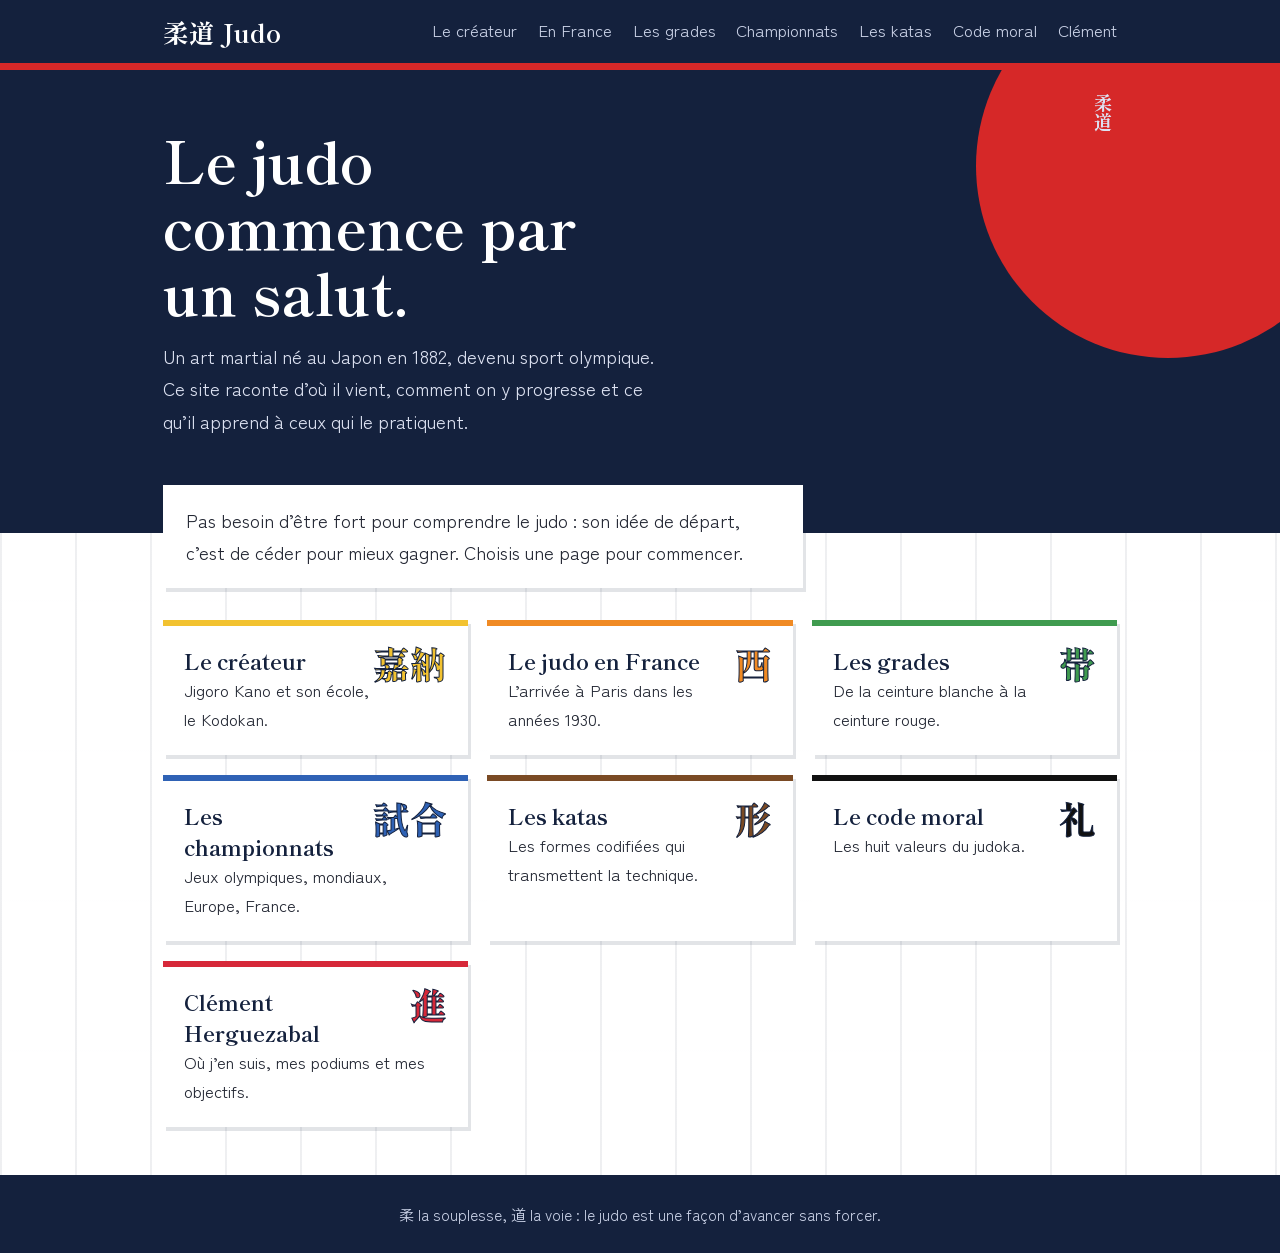
<file: index.html>
<!DOCTYPE html>
<html lang="fr">
<head>
<meta charset="utf-8">
<meta name="viewport" content="width=device-width, initial-scale=1">
<title>Accueil – Le judo</title>
<link rel="preconnect" href="https://fonts.googleapis.com">
<link rel="stylesheet" href="https://fonts.googleapis.com/css2?family=Shippori+Mincho:wght@700&family=Zen+Kaku+Gothic+New:wght@400;700&display=swap">
<link rel="stylesheet" href="style.css">
</head>
<body class="p-index">
<header><div class="bar"><a class="logo" href="index.html">柔道 Judo</a><nav aria-label="Navigation principale">
<a href="createur.html">Le créateur</a>
<a href="histoire-france.html">En France</a>
<a href="grades.html">Les grades</a>
<a href="championnats.html">Championnats</a>
<a href="katas.html">Les katas</a>
<a href="code-moral.html">Code moral</a>
<a href="clement.html">Clément</a>
</nav></div></header>
<div class="hero"><div class="in"><h1>Le judo commence par un salut.</h1><p>Un art martial né au Japon en 1882, devenu sport olympique. Ce site raconte d’où il vient, comment on y progresse et ce qu’il apprend à ceux qui le pratiquent.</p><p class="kj" aria-hidden="true">柔道</p></div></div>
<main class="accueil">
<p class="mot">Pas besoin d’être fort pour comprendre le judo : son idée de départ, c’est de céder pour mieux gagner. Choisis une page pour commencer.</p>
<div class="tuiles">
<a href="createur.html" style="--c:#f2c230"><i aria-hidden="true">嘉納</i><b>Le créateur</b>Jigoro Kano et son école, le Kodokan.</a>
<a href="histoire-france.html" style="--c:#f08a24"><i aria-hidden="true">西</i><b>Le judo en France</b>L’arrivée à Paris dans les années 1930.</a>
<a href="grades.html" style="--c:#3f9b4f"><i aria-hidden="true">帯</i><b>Les grades</b>De la ceinture blanche à la ceinture rouge.</a>
<a href="championnats.html" style="--c:#2f62b5"><i aria-hidden="true">試合</i><b>Les championnats</b>Jeux olympiques, mondiaux, Europe, France.</a>
<a href="katas.html" style="--c:#7a4a24"><i aria-hidden="true">形</i><b>Les katas</b>Les formes codifiées qui transmettent la technique.</a>
<a href="code-moral.html" style="--c:#111"><i aria-hidden="true">礼</i><b>Le code moral</b>Les huit valeurs du judoka.</a>
<a href="clement.html" style="--c:#d62839"><i aria-hidden="true">進</i><b>Clément Herguezabal</b>Où j’en suis, mes podiums et mes objectifs.</a>
</div></main>
<footer>柔 la souplesse, 道 la voie : le judo est une façon d’avancer sans forcer.</footer></body></html>
</file>
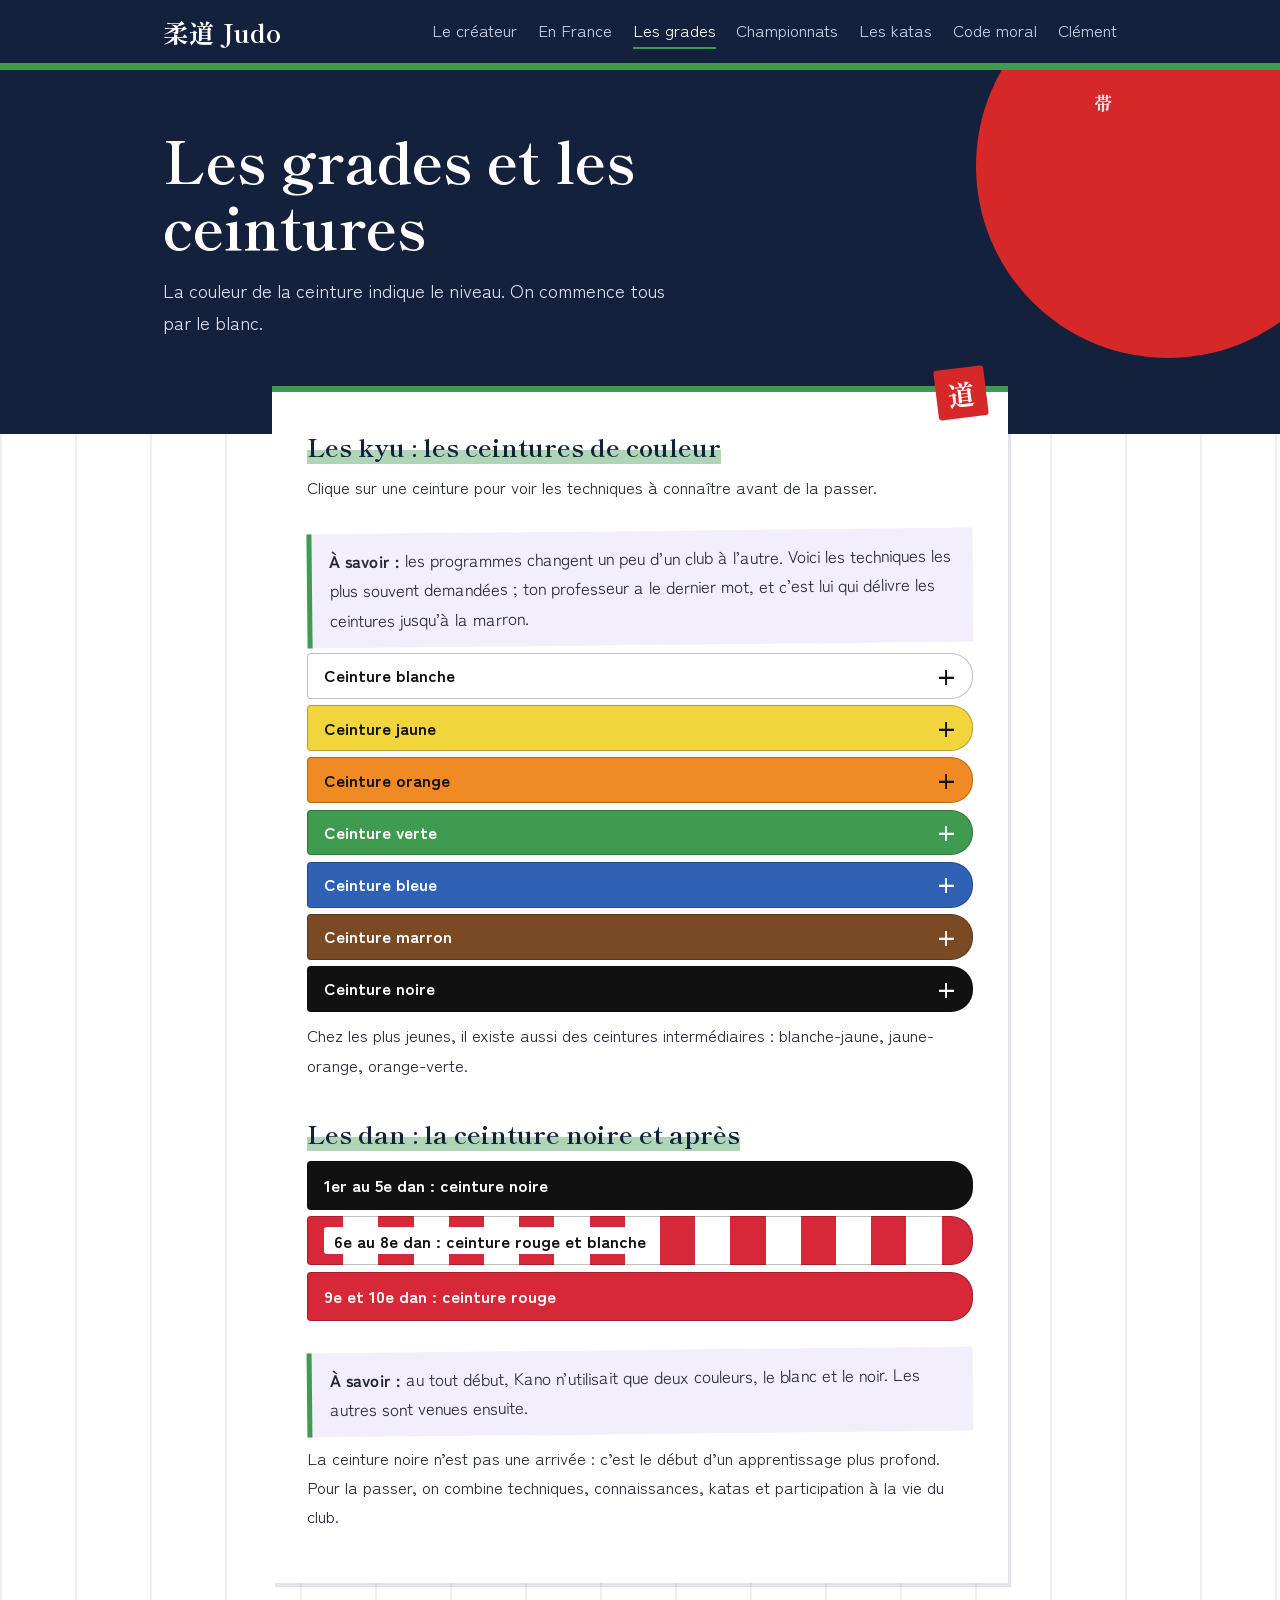
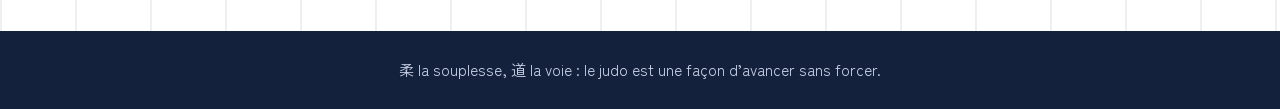
<file: grades.html>
<!DOCTYPE html>
<html lang="fr">
<head>
<meta charset="utf-8">
<meta name="viewport" content="width=device-width, initial-scale=1">
<title>Les grades – Le judo</title>
<link rel="preconnect" href="https://fonts.googleapis.com">
<link rel="stylesheet" href="https://fonts.googleapis.com/css2?family=Shippori+Mincho:wght@700&family=Zen+Kaku+Gothic+New:wght@400;700&display=swap">
<link rel="stylesheet" href="style.css">
</head>
<body class="p-grades">
<header><div class="bar"><a class="logo" href="index.html">柔道 Judo</a><nav aria-label="Navigation principale">
<a href="createur.html">Le créateur</a>
<a href="histoire-france.html">En France</a>
<a href="grades.html" aria-current="page">Les grades</a>
<a href="championnats.html">Championnats</a>
<a href="katas.html">Les katas</a>
<a href="code-moral.html">Code moral</a>
<a href="clement.html">Clément</a>
</nav></div></header>
<div class="hero"><div class="in"><h1>Les grades et les ceintures</h1><p>La couleur de la ceinture indique le niveau. On commence tous par le blanc.</p><p class="kj" aria-hidden="true">帯</p></div></div>
<main><span class="hanko" aria-hidden="true">道</span>
<h2>Les kyu : les ceintures de couleur</h2>
<p>Clique sur une ceinture pour voir les techniques à connaître avant de la passer.</p>
<p class="astuce"><b>À savoir :</b> les programmes changent un peu d’un club à l’autre. Voici les techniques les plus souvent demandées ; ton professeur a le dernier mot, et c’est lui qui délivre les ceintures jusqu’à la marron.</p>

<details name="ceinture" style="--c:#cfd3da"><summary class="belt" style="background:#fff">Ceinture blanche</summary>
<div class="techs"><p><b>Les bases du dojo</b></p><ul>
<li>Le salut (<em>rei</em>), debout et à genoux</li>
<li>Le vocabulaire : dojo, tatami, hajime, matte, tori, uke</li>
<li>Les chutes (<em>ukemi</em>) : arrière, côté, avant</li>
<li>Les déplacements et la saisie du judogi</li>
<li>Une première découverte des immobilisations</li></ul></div></details>

<details name="ceinture" style="--c:#f2d43d"><summary class="belt" style="background:#f2d43d">Ceinture jaune</summary>
<div class="techs"><p><b>Debout (nage-waza)</b></p><ul>
<li>O-goshi (grande hanche)</li>
<li>O-soto-gari (grand fauchage extérieur)</li>
<li>O-uchi-gari (grand fauchage intérieur)</li>
<li>De-ashi-barai (balayage du pied avancé)</li>
<li>Hiza-guruma (roue du genou)</li></ul>
<p><b>Au sol (osaekomi-waza)</b></p><ul>
<li>Kesa-gatame (immobilisation en écharpe)</li>
<li>Yoko-shiho-gatame (contrôle latéral)</li>
<li>Savoir sortir d’une immobilisation (<em>toketa</em>)</li></ul></div></details>

<details name="ceinture" style="--c:#f08a24"><summary class="belt" style="background:#f08a24">Ceinture orange</summary>
<div class="techs"><p><b>Debout</b></p><ul>
<li>Seoi-nage (projection par-dessus l’épaule)</li>
<li>Harai-goshi (balayage de hanche)</li>
<li>Des enchaînements simples avec les techniques déjà vues</li></ul>
<p><b>Au sol</b></p><ul>
<li>Kami-shiho-gatame (contrôle par la tête)</li>
<li>Tate-shiho-gatame (contrôle en travers)</li>
<li>Les sorties d’immobilisation</li></ul>
<p><b>Aussi</b></p><ul><li>Le randori (combat d’entraînement) encadré</li></ul></div></details>

<details name="ceinture" style="--c:#3f9b4f"><summary class="belt" style="background:#3f9b4f;color:#fff">Ceinture verte</summary>
<div class="techs"><p><b>Debout</b></p><ul>
<li>Morote-gari (fauchage à deux mains)</li>
<li>Tomoe-nage (projection en cercle) : une technique de sacrifice (<em>sutemi</em>)</li>
<li>Les enchaînements debout puis sol</li></ul>
<p><b>Aussi</b></p><ul>
<li>L’<em>uchi-komi</em> : répéter une technique pour la perfectionner</li>
<li>Le randori avec plus d’initiative</li></ul></div></details>

<details name="ceinture" style="--c:#2f62b5"><summary class="belt" style="background:#2f62b5;color:#fff">Ceinture bleue</summary>
<div class="techs"><p><b>Étranglements (shime-waza)</b></p><ul>
<li>Hadaka-jime (étranglement nu)</li>
<li>Okuri-eri-jime (étranglement croisé du revers)</li>
<li>Kata-ha-jime (étranglement d’une aile)</li></ul>
<p><b>Clés de bras (kansetsu-waza)</b></p><ul>
<li>Juji-gatame (clé de bras en croix)</li>
<li>Ude-garami (clé de bras enroulée)</li></ul>
<p><b>Aussi</b></p><ul><li>Choisir sa <em>tokui-waza</em> : la technique favorite</li></ul></div></details>

<details name="ceinture" style="--c:#7a4a24"><summary class="belt" style="background:#7a4a24;color:#fff">Ceinture marron</summary>
<div class="techs"><p><b>La dernière étape avant la ceinture noire</b></p><ul>
<li>Les deux premières séries du Nage-no-kata : Uki-otoshi, Seoi-nage, Kata-guruma, Uki-goshi, Harai-goshi, Tsurikomi-goshi</li>
<li>Étranglements et clés de bras maîtrisés</li>
<li>Sa technique favorite, bien rodée</li>
<li>Des enchaînements et du randori de bon niveau</li></ul></div></details>

<details name="ceinture" style="--c:#111"><summary class="belt" style="background:#111;color:#fff">Ceinture noire</summary>
<div class="tech"><p><b>L'Arbitrage</b></p><ul>
<li>L'Arbitrage se compose de deux epreuve</li>
<li>Epreuve Théorique où on est mis en examen sur le vocabulaire ainsi que sur les signes de bras et mains</li>
<li>Epreuve Pratique où nous mettont en pratique tout ce que on a vue</li>
<li>Pour montrer la validation des épreuves nous devenons donc arbitres de niveau départemenales</li></ul>
</div>
<div class="tech"><p><b>Les Points</b></p><ul>
<li>Pour valider la ceinture noir nous devons marquer 100pts en compétition</li>
<li>Les points sont validées si on gagne un combat contre des ceintures marron ou noir</li>
<li>Un combat gagner rapporte 10pts</li>
<li>Il existe une exception si en tournois un judoka gagner le tableau ainsi que les poules il obtient directement tout c'est points</li></ul>
</div>
<div class="tech"><p><b>Le Kata</b></p><ul>
<li>Le Kata se comporte de 3 séries de 3 prise a maitriser a la perfection</li>
<li>Nous sommes évaluer par trois jury gradées au minimum 2ème DAN</li></ul></div></details>    

<p>Chez les plus jeunes, il existe aussi des ceintures intermédiaires : blanche-jaune, jaune-orange, orange-verte.</p>

<h2>Les dan : la ceinture noire et après</h2>
<div class="dan"><b style="background:#111;color:#fff">1er au 5e dan : ceinture noire</b></div>
<div class="dan"><b style="background:repeating-linear-gradient(90deg,#d62839 0 2.2rem,#fff 2.2rem 4.4rem)"><span>6e au 8e dan : ceinture rouge et blanche</span></b></div>
<div class="dan"><b style="background:#d62839;color:#fff">9e et 10e dan : ceinture rouge</b></div>
<p class="astuce"><b>À savoir :</b> au tout début, Kano n’utilisait que deux couleurs, le blanc et le noir. Les autres sont venues ensuite.</p>
<p>La ceinture noire n’est pas une arrivée : c’est le début d’un apprentissage plus profond. Pour la passer, on combine techniques, connaissances, katas et participation à la vie du club.</p>
</main>
<footer>柔 la souplesse, 道 la voie : le judo est une façon d’avancer sans forcer.</footer></body></html>
</file>
<file: style.css>
:root{--indigo:#14213d;--rouge:#d62828;--tatami:#ffffff;--encre:#232733;--accent:var(--rouge)}
.p-createur{--accent:#f2c230}.p-histoire-france{--accent:#f08a24}.p-grades{--accent:#3f9b4f}
.p-championnats{--accent:#2f62b5}.p-katas{--accent:#7a4a24}.p-code-moral{--accent:#111}
*{box-sizing:border-box}
body{margin:0;font:1.05rem/1.75 "Zen Kaku Gothic New",system-ui,sans-serif;color:var(--encre);
background-color:var(--tatami);
background-image:linear-gradient(rgba(248, 249, 252, 0.07) 2px,transparent 2px),linear-gradient(90deg,rgba(20,33,61,.07) 2px,transparent 2px);
background-size:150px 150px,75px 75px}
header{background:var(--indigo);border-bottom:7px solid var(--accent)}
.bar{max-width:62rem;margin:auto;padding:.8rem 1.2rem;display:flex;flex-wrap:wrap;gap:.4rem 1.6rem;align-items:center}
.logo{font:700 1.6rem "Shippori Mincho",Georgia,serif;color:#fff;text-decoration:none;margin-right:auto}
nav{display:flex;flex-wrap:wrap;gap:.2rem 1.3rem}
nav a{color:#c9d1e6;text-decoration:none;padding:.15rem 0;border-bottom:2px solid transparent}
nav a:hover,nav a[aria-current]{color:#fff;border-color:var(--accent)}
a{color:var(--indigo)}
a:focus-visible{outline:3px solid var(--rouge);outline-offset:3px}
.hero{background:var(--indigo);color:#fff;position:relative;overflow:hidden}
.hero::before{content:"";position:absolute;right:-5rem;top:-6rem;width:24rem;height:24rem;border-radius:50%;background:var(--rouge)}
.hero .in{max-width:62rem;margin:auto;padding:3.5rem 1.2rem 6rem;position:relative}
.hero h1{font:700 clamp(2.2rem,6vw,3.6rem)/1.15 "Shippori Mincho",Georgia,serif;margin:0 0 1rem;max-width:30rem}
.hero p{max-width:32rem;font-size:1.15rem;color:#dde2f2;margin:0}
.kj{position:absolute;right:1.5rem;top:1.5rem;font:700 7.5rem/1 "Shippori Mincho","Yu Mincho",serif;color:rgba(255,255,255,.88);writing-mode:vertical-rl;margin:0}
main{max-width:46rem;margin:-3rem auto 3rem;background:#fff;padding:2.2rem 2.2rem 2.6rem;position:relative;border-top:6px solid var(--accent);box-shadow:3px 4px 0 rgba(20,33,61,.12)}
main.accueil{max-width:62rem;background:none;border:0;box-shadow:none;padding:0 1.2rem}
.hanko{position:absolute;top:-1.5rem;right:1.4rem;width:3.1rem;height:3.1rem;display:grid;place-items:center;background:var(--rouge);color:#fff;font:700 1.7rem "Shippori Mincho",serif;border-radius:3px;transform:rotate(-7deg)}
h2{font:700 1.55rem "Shippori Mincho",Georgia,serif;color:var(--indigo);width:fit-content;margin:2.2rem 0 .6rem;
background:linear-gradient(transparent 62%,color-mix(in srgb,var(--accent) 42%,#fff) 62%)}
main>h2:first-of-type{margin-top:0}
p{margin:.6rem 0}
.astuce{background:#f3eefb;border-left:5px solid var(--accent);padding:.8rem 1.1rem;margin:1.8rem 0 .5rem;transform:rotate(-.6deg)}
.tuiles{display:grid;grid-template-columns:repeat(auto-fit,minmax(17rem,1fr));gap:1.2rem}
.tuiles a{display:block;background:#fff;padding:1.2rem 1.3rem 1.3rem;border-top:6px solid var(--c);text-decoration:none;color:var(--encre);box-shadow:3px 4px 0 rgba(20,33,61,.12);transition:transform .15s}
.tuiles a:hover{transform:translateY(-4px) rotate(-.5deg)}
.tuiles b{display:block;font:700 1.35rem "Shippori Mincho",Georgia,serif;color:var(--indigo)}
.tuiles i{float:right;font:700 2.3rem/1 "Shippori Mincho",serif;color:var(--c);font-style:normal;-webkit-text-stroke:1px var(--indigo)}
.mot{max-width:40rem;margin:0 0 2rem;font-size:1.15rem;background:#fff;padding:1.2rem 1.4rem;box-shadow:3px 4px 0 rgba(20,33,61,.12)}
.belt{padding:.45rem 1rem;margin:.35rem 0;border-radius:4px 22px 22px 4px;font-weight:700;color:#111;border:1px solid rgba(0,0,0,.25)}
.table-wrap{overflow-x:auto}
table{width:100%;border-collapse:collapse;margin:1rem 0}
th{background:var(--indigo);color:#fff;text-align:left}
th,td{padding:.6rem .8rem;vertical-align:top}
tr:nth-child(even) td{background:#f1f3f8}
dt{font-weight:700;color:var(--indigo);margin-top:1rem}
dd{margin:0}
footer{background:var(--indigo);color:#c9d1e6;text-align:center;padding:1.6rem 1rem;font-size:.95rem}
@media(max-width:600px){main{padding:1.6rem 1.2rem 2rem;margin-top:-2rem}.kj{font-size:4rem;right:.8rem}.hero::before{width:15rem;height:15rem}}
@media(prefers-reduced-motion:reduce){*{transition:none!important}}
details{margin:.4rem 0}
summary.belt{display:flex;justify-content:space-between;align-items:center;cursor:pointer;list-style:none;margin:0;transition:transform .15s}
summary.belt::-webkit-details-marker{display:none}
summary.belt::after{content:"+";font-size:1.4rem;line-height:1}
details[open] summary.belt::after{content:"−"}
summary.belt:hover{transform:translateX(4px)}
summary.belt:focus-visible{outline:3px solid var(--rouge);outline-offset:3px}
.techs{background:#f4f6fb;border-left:6px solid var(--c);padding:.8rem 1.3rem 1rem;margin:.3rem 0 .8rem}
.techs p{margin:.7rem 0 .2rem;color:var(--indigo)}
.techs ul{margin:0;padding-left:1.2rem}
.dan{margin:.4rem 0}
.dan b{display:block;padding:.55rem 1rem;border-radius:4px 22px 22px 4px;border:1px solid rgba(0,0,0,.25)}
.dan span{background:#fff;color:#111;padding:.1rem .6rem;border-radius:3px}
.a-completer{color:#6b7389;font-style:italic}
.objectif{border-left:6px solid var(--rouge);padding:.1rem 0 .1rem 1.1rem;margin:1.3rem 0}
.objectif h3{font:700 1.25rem "Shippori Mincho",Georgia,serif;color:var(--indigo);margin:0 0 .2rem}
.etapes{list-style:none;padding:0;margin:.8rem 0}
.etapes li{display:flex;gap:.7rem;align-items:flex-start;padding:.5rem 0;border-bottom:1px dashed #c3c9d6}
.etapes input{width:1.3rem;height:1.3rem;margin-top:.3rem;accent-color:var(--rouge);flex:none}
.etapes input:checked+label{text-decoration:line-through;color:#6b7389}
</file>
